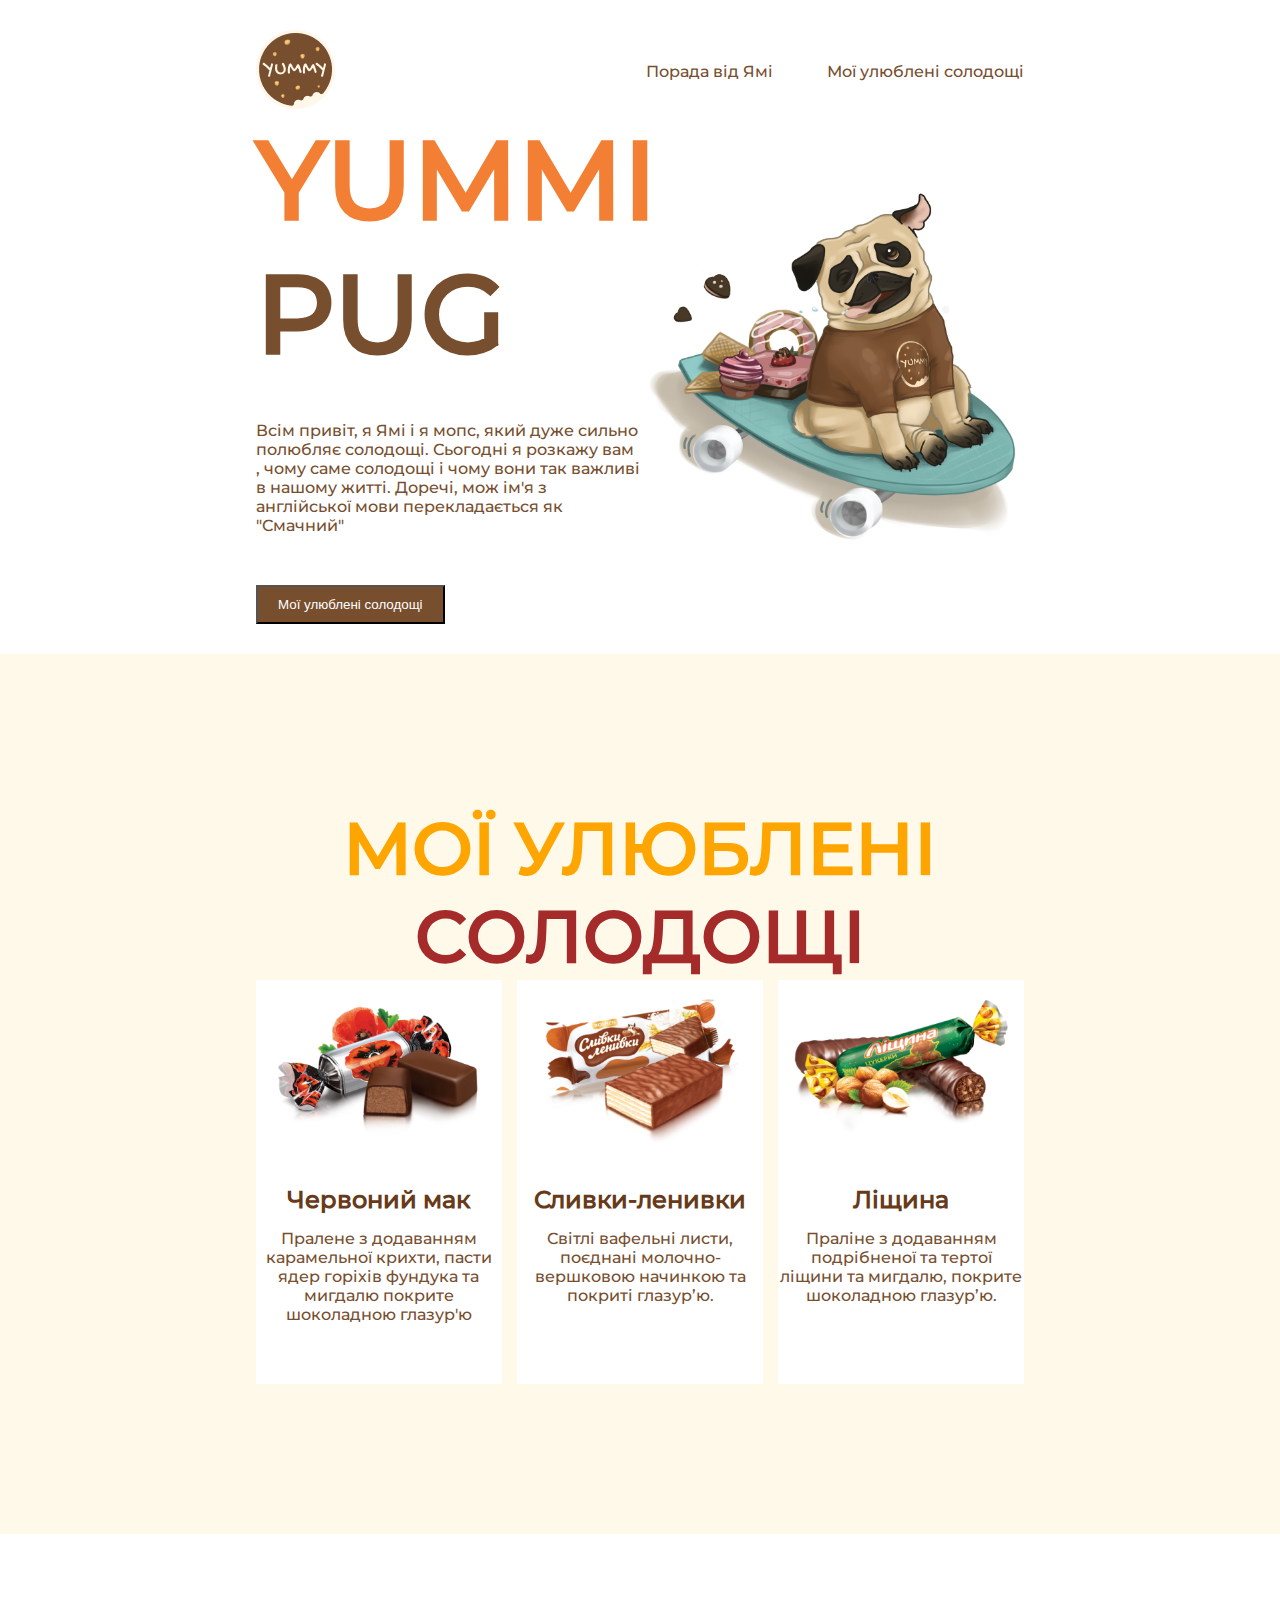
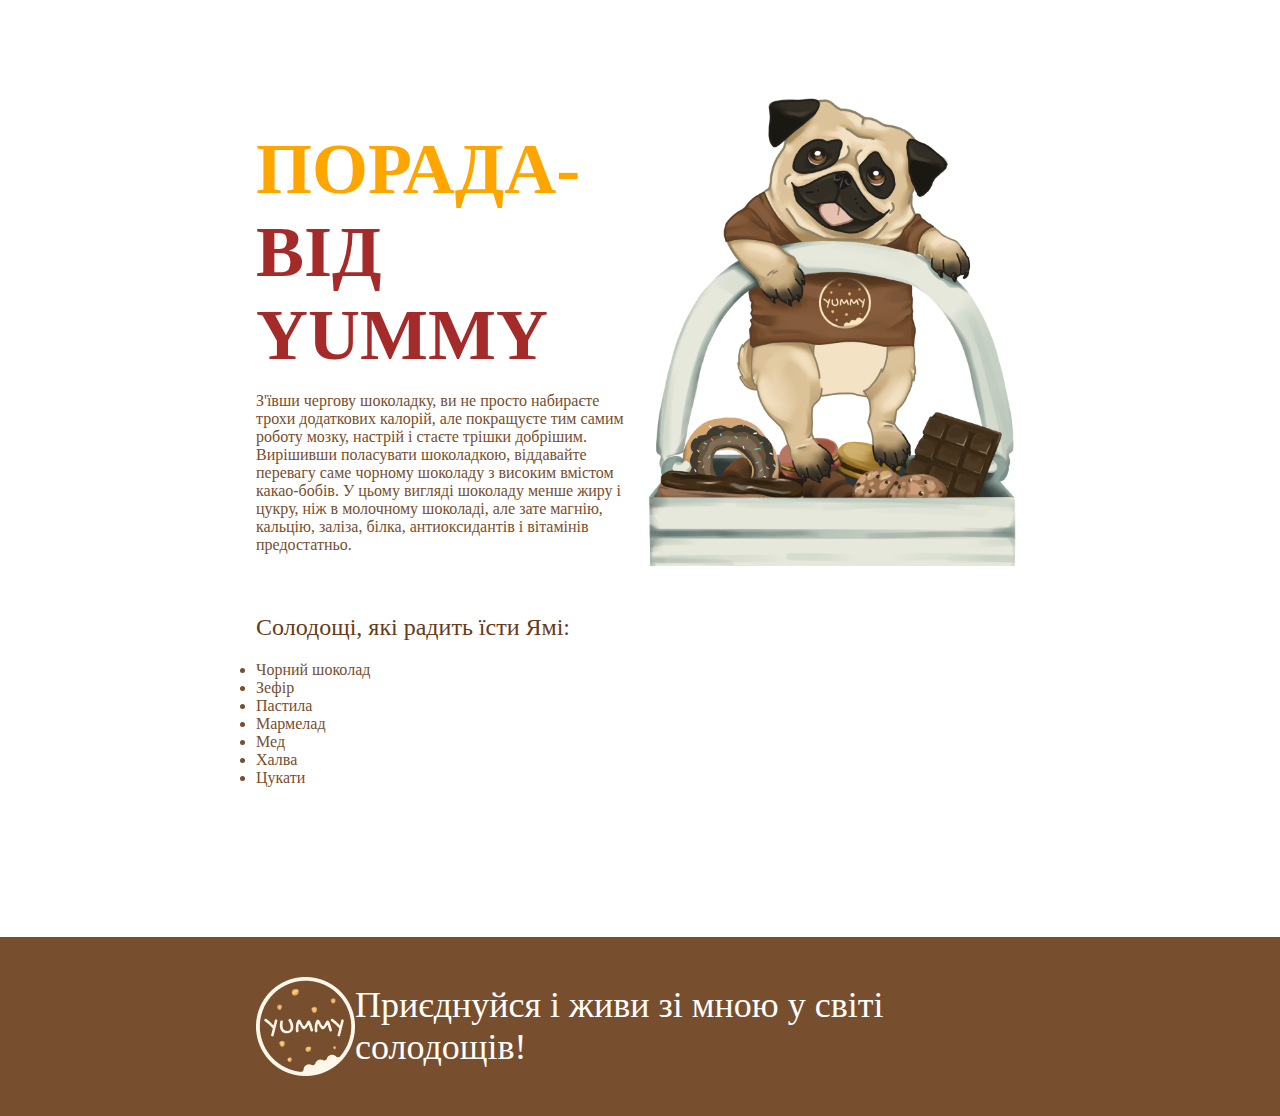
<file: Practice1/index.html>
<!DOCTYPE html>
<html lang="en">
<head>
    <meta charset="UTF-8">
    <meta name="viewport" content="width=device-width, initial-scale=1.0">
    <link rel="stylesheet" href="./css/main.css">
    <title>Document</title>
</head>
<body>
<div class="wrapper">
    <section class="header">
        <div class="header_container">
            <div class="header_top">
                <div class="img_wrapper">
                    <img src="img/LogoYummy.png" alt="logo">
                </div>
                <nav class="header_navigation">
                    <a href="#">Порада від Ямі</a>
                    <a href="#">Мої улюблені солодощі</a>
                </nav>
            </div>
            <div class="header_info">
                <div class="header_invitation">
                    <h2>yummi</h2>
                    <h3>pug</h3>
                    <p>Всім привіт, я Ямі і я мопс, який дуже сильно полюбляє солодощі. Сьогодні я розкажу вам , чому
                        саме солодощі і чому вони так важливі в нашому житті. Доречі, мож ім'я з англійської мови
                        перекладається як "Смачний"</p>
                    <button>Мої улюблені солодощі</button>
                </div>
                <div class="img_wrapper">
                    <img src="img/puppy.png" alt="mops">
                </div>
            </div>
        </div>
    </section>
    <section class="sweets">
        <div class="sweets_wrapper">
            <div class="sweets_header">
                <h2>мої улюблені <span>солодощі</span></h2>
            </div>
            <div class="sweets_products">
                <div class="sweets_product">
                    <img src="img/kandy1.png" alt="advice1">
                    <h3>Червоний мак</h3>
                    <p>Пралене з додаванням карамельної крихти, пасти ядер горіхів фундука та мигдалю покрите шоколадною
                        глазур'ю</p>
                </div>
                <div class="sweets_product">
                    <img src="img/kandy2.png" alt="advice1">
                    <h3>Сливки-ленивки</h3>
                    <p>Світлі вафельні листи, поєднані молочно-вершковою начинкою та покриті глазур’ю.</p>
                </div>
                <div class="sweets_product">
                    <img src="img/kandy3.png" alt="advice1">
                    <h3>Ліщина</h3>
                    <p>Праліне з додаванням подрібненої та тертої ліщини та мигдалю, покрите шоколадною глазур’ю.</p>
                </div>
            </div>
        </div>
    </section>
    <section class="advices">
        <div class="advices_wrapper">
            <div class="advices_info">
                <div class="advices_header">
                    <h2>порада-</h2>
                    <h3>від yummy</h3>
                    <p>З'ївши чергову шоколадку, ви не просто набираєте трохи додаткових калорій, але покращуєте тим
                        самим роботу мозку, настрій і стаєте трішки добрішим. Вирішивши поласувати шоколадкою,
                        віддавайте перевагу саме чорному шоколаду з високим вмістом какао-бобів. У цьому вигляді
                        шоколаду менше жиру і цукру, ніж в молочному шоколаді, але зате магнію, кальцію, заліза, білка,
                        антиоксидантів і вітамінів предостатньо.</p>
                </div>
                <div class="advices_list">
                    <p>
                        Солодощі, які радить їсти Ямі:
                    </p>
                    <ul>
                        <li>Чорний шоколад</li>
                        <li>Зефір</li>
                        <li>Пастила</li>
                        <li>Мармелад</li>
                        <li>Мед</li>
                        <li>Халва</li>
                        <li>Цукати</li>
                    </ul>
                </div>
            </div>
            <div class="img_wrapper">
                <img src="img/puppy2.png" alt="puppy">
            </div>
        </div>
    </section>
    <footer>
        <div class="footer_wrapper">
            <img src="img/LogoYummyBottom.png" alt="logo">
            <p>Приєднуйся і живи зі мною у світі солодощів!</p>
        </div>
    </footer>
</div>
</body>
</html>
</file>
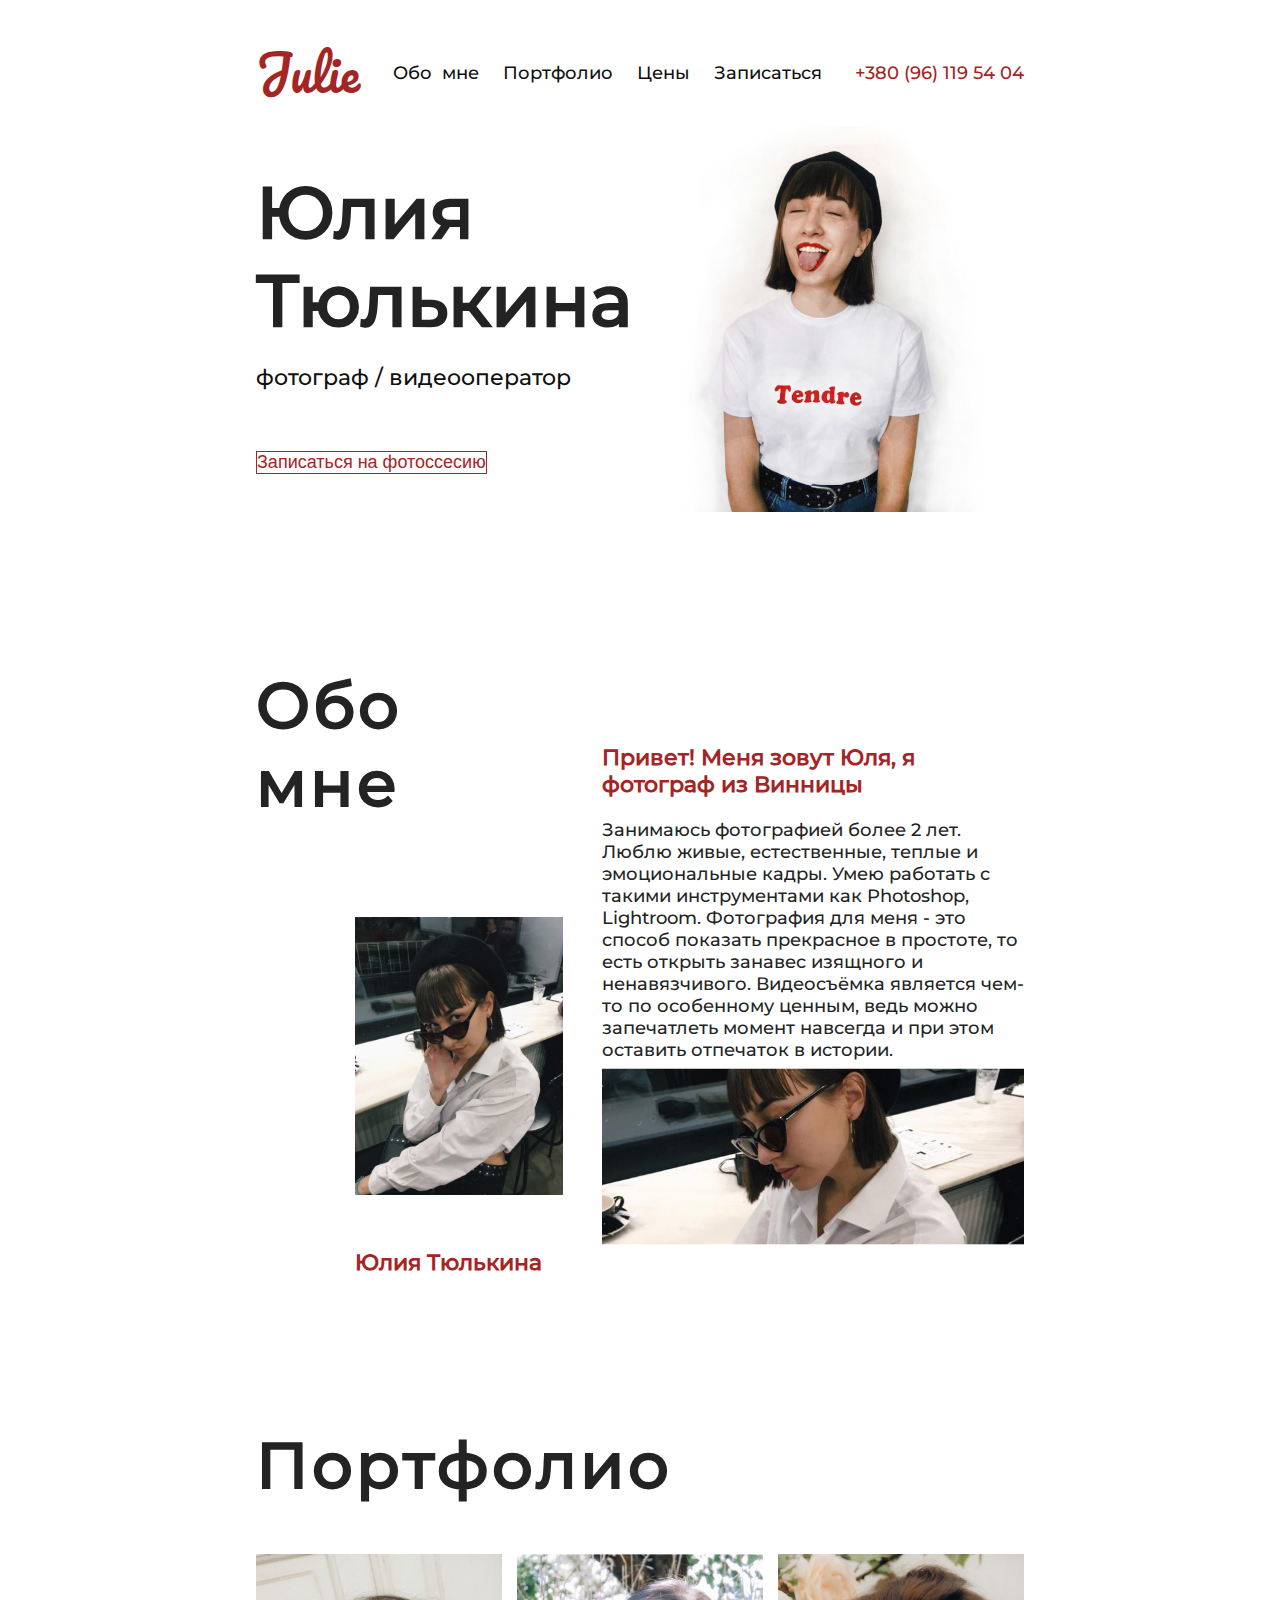
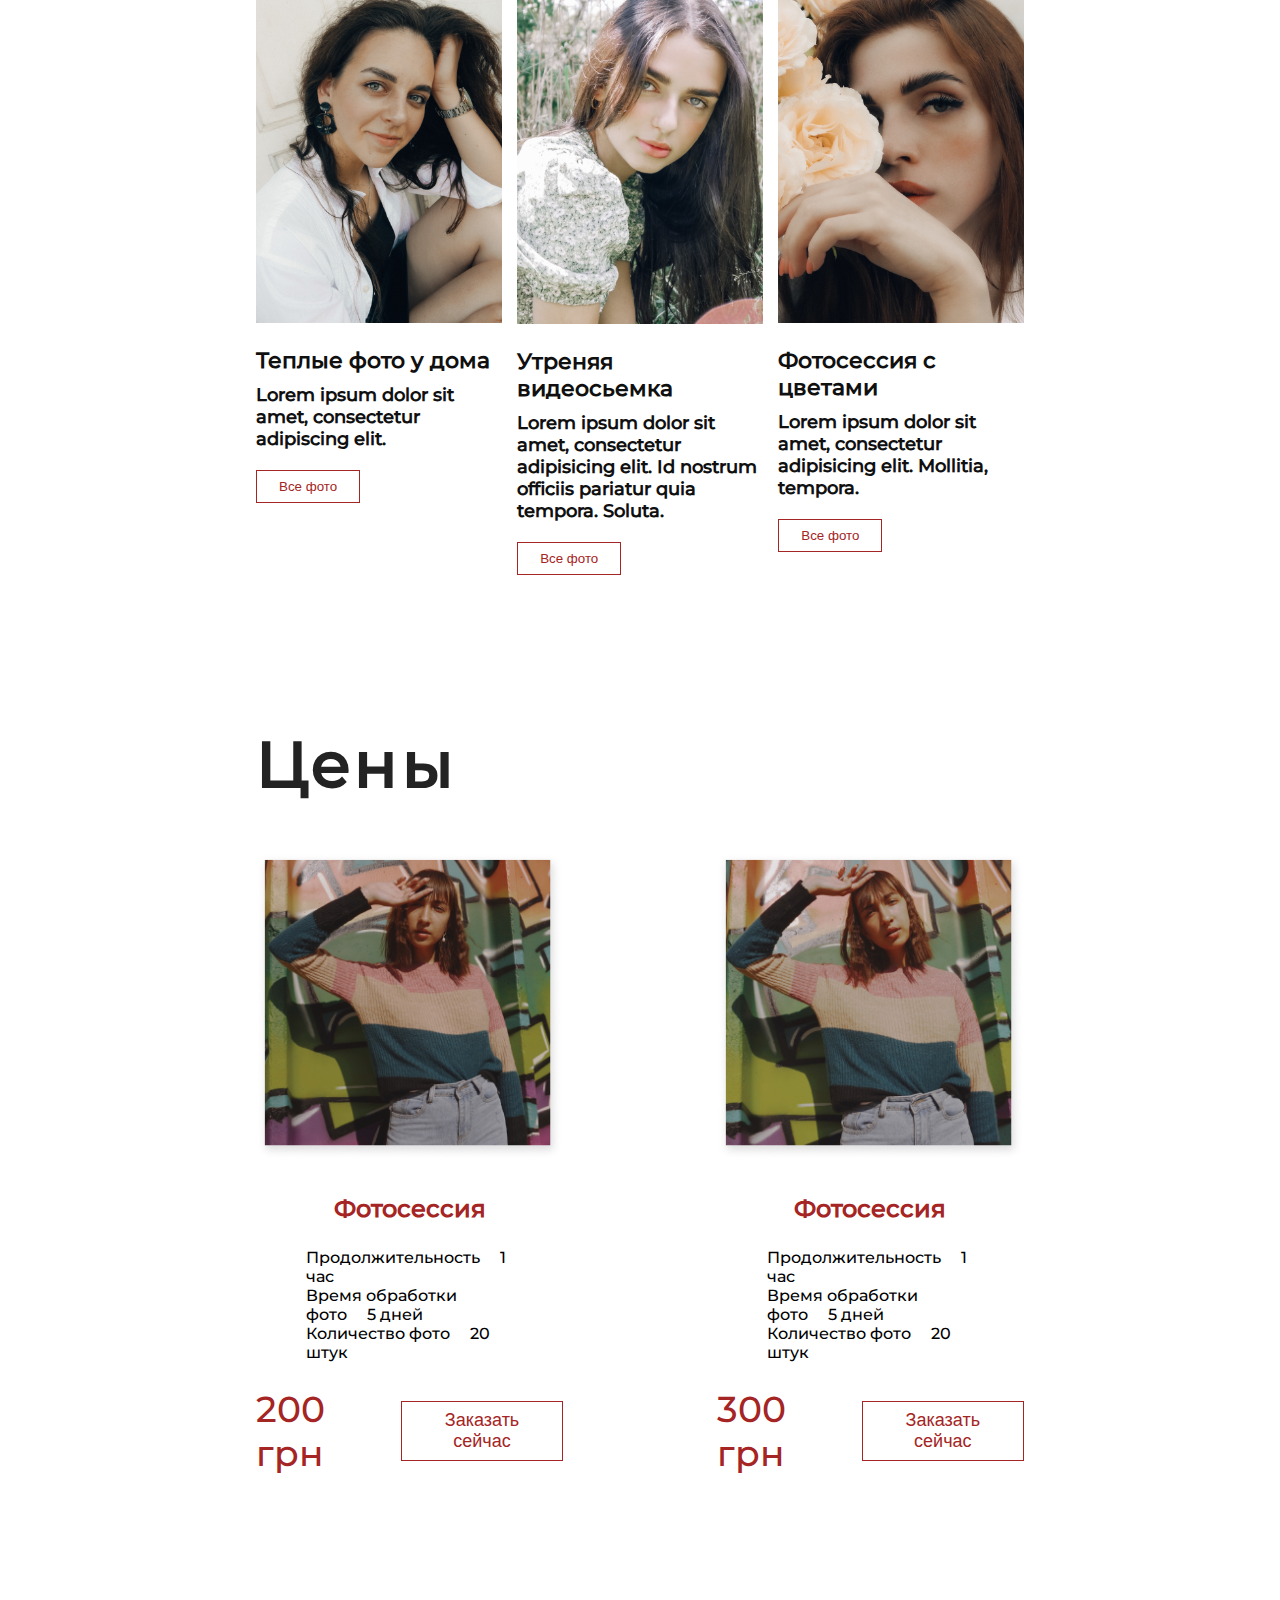
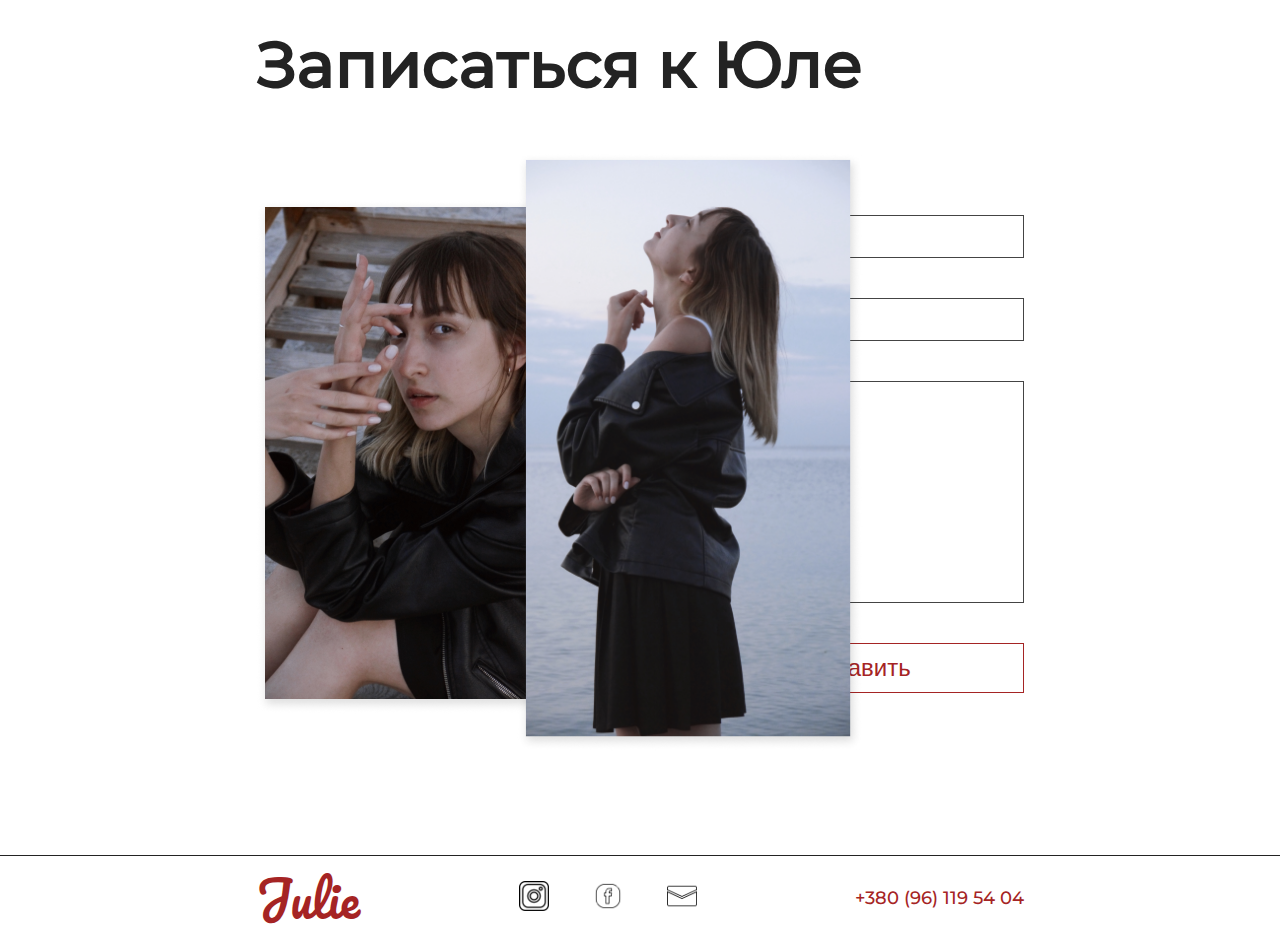
<file: Practice2/index.html>
<!DOCTYPE html>
<html lang="en">
<head>
    <meta charset="UTF-8">
    <meta name="viewport" content="width=device-width, initial-scale=1.0">
    <link rel="stylesheet" href="./css/main.css">
    <title>Document</title>
</head>
<body>
<div class="wrapper">
    <header>
        <p class="header_logo">
            Julie
        </p>
        <nav class="header_nav">
            <a href="#">Обо мне</a>
            <a href="#">Портфолио</a>
            <a href="#">Цены</a>
            <a href="#">Записаться</a>
        </nav>
        <a class="header_phone" href="tel:+380(96)119 54 04">+380 (96) 119 54 04</a>
    </header>
    <section class="representation">
        <div class="representation_info">
            <h1>Юлия Тюлькина</h1>
            <p>фотограф / видеооператор</p>
            <button>Записаться на фотоссесию
            </button>
        </div>
        <div class="img_wrapper">
            <img src="img/first_impression.png" alt="my photo">
        </div>
    </section>
    <section class="about">
        <div class="about_left">
            <h2>Обо мне</h2>
            <div class="about_left_me">
                <div class="img_wrapper">
                    <img src="img/about.png" alt="about me">
                </div>
                <h3>Юлия Тюлькина</h3>
            </div>
        </div>
        <div class="about_main">
            <h3>Привет! Меня зовут Юля, я фотограф из Винницы</h3>
            <p>Занимаюсь фотографией более 2 лет. Люблю живые, естественные, теплые и эмоциональные кадры. Умею
                работать с такими инструментами как Photoshop, Lightroom. Фотография для меня - это способ показать
                прекрасное в простоте, то есть открыть занавес изящного и ненавязчивого. Видеосъёмка является чем-то по
                особенному ценным, ведь можно запечатлеть момент навсегда и при этом оставить отпечаток в истории.</p>
            <div class="img_wrapper">
                <img src="img/mine_photo.png" alt="about me">
            </div>
        </div>
    </section>
    <section class="portfolio">
        <h2>
            Портфолио
        </h2>
        <div class="portfolio_content">
            <div class="portfolio_item">
                <div class="img_wrapper">
                    <img src="img/portfolio1.png" alt="portfolio">
                </div>
                <h3>Теплые фото у дома</h3>
                <h4>Lorem ipsum dolor sit amet, consectetur adipiscing elit.</h4>
                <button>Все фото</button>
            </div>
            <div class="portfolio_item">
                <div class="img_wrapper">
                    <img src="img/portfolio2.png" alt="portfolio">
                </div>
                <h3>Утреняя видеосьемка</h3>
                <h4>Lorem ipsum dolor sit amet, consectetur adipisicing elit. Id nostrum officiis pariatur quia tempora.
                    Soluta.</h4>
                <button>Все фото</button>
            </div>
            <div class="portfolio_item">
                <div class="img_wrapper">
                    <img src="img/portfolio3.png" alt="portfolio">
                </div>
                <h3>Фотосессия с цветами</h3>
                <h4>Lorem ipsum dolor sit amet, consectetur adipisicing elit. Mollitia, tempora.</h4>
                <button>Все фото</button>
            </div>
        </div>
    </section>
    <section class="prices">
        <h2>Цены</h2>
        <div class="prices_content">
            <div class="price_item">
                <div class="img_wrapper">
                    <img src="img/price_photo.png" alt="price">
                </div>
                <h3>Фотосессия</h3>
                <div class="price_details">
                    <p>Продолжительность<span>1 час</span></p>
                    <p>Время обработки фото<span>5 дней</span></p>
                    <p>Количество фото<span>20 штук</span></p>
                </div>
                <div class="price_order">
                    <p>200 грн</p>
                    <button>Заказать сейчас</button>
                </div>
            </div>
            <div class="price_item">
                <div class="img_wrapper">
                    <img src="img/price_video.png" alt="price">
                </div>
                <h3>Фотосессия</h3>
                    <div class="price_details">
                        <p>Продолжительность<span>1 час</span></p>
                        <p>Время обработки фото<span>5 дней</span></p>
                        <p>Количество фото<span>20 штук</span></p>
                    </div>
                    <div class="price_order">
                        <p>300 грн</p>
                        <button>Заказать сейчас</button>
                    </div>
            </div>
        </div>
    </section>
    <section class="appointments">
        <h1>Записаться к Юле</h1>
        <div class="appointment_data">
            <div class="appointment_photo">
                <img class="first_photo" src="img/contact1.png" alt="my photo">
                <img class="second_photo" src="img/contact2.png" alt="my photo">
            </div>
            <form action="" class="appointment">
                <input type="text" class="app_name" placeholder="Имя...">
                <input type="email" class="app_email" placeholder="E-mail...">
                <textarea name="" id="" class="app_message" cols="30" rows="10" placeholder="Сообщение..."></textarea>
                <input type="submit" class="app_submit" value="Отправить">
            </form>
        </div>
    </section>
</div>
<footer>
    <div class="footer_wrapper">
        <p class="footer_logo">
            Julie
        </p>
        <div class="socials">
            <img src="img/instagram.png" alt="instagram">
            <img src="img/facebook.png" alt="facebook">
            <img src="img/email.png" alt="email">
        </div>
        <a class="footer_phone" href="tel:+380(96)119 54 04">+380 (96) 119 54 04</a>
    </div>
</footer>
</body>
</html>
</file>
<file: Practice1/css/main.css>
*{
	margin: 0;
	padding: 0;
}
@font-face {
	font-family: 'Montserrat';
	src: url('../fonts/Montserrat-Medium.ttf');
}
.wrapper{
	margin: auto;
}
img {
	max-width:100%;
	max-height:100%;
}

.header .header_container{
	width: 60%;
	margin: 30px auto;
}
.header .header_container .header_top{
	display: flex;
	justify-content: space-between;
	align-items: center;
}
.header .header_container .header_top .header_navigation a{
	text-decoration: none;
	color: #774E2E;
	font-family: "Montserrat";
	font-size: 16px;
}
.header .header_container .header_top .header_navigation a:not(:last-child) {
	margin: 0 50px 0 0;
}
.header .header_container .header_info{
	display: flex;
	justify-content: space-between;
	align-items: center;
}
.header .header_container .header_info .header_invitation{
	font-family: "Montserrat";
	width: 50%;
}
.header .header_container .header_info .header_invitation h2{
	font-size: 110px;
	color: #F37F34;
	text-transform: uppercase;
}
.header .header_container .header_info .header_invitation h3{
	font-size: 110px;
	color: #774E2E;
	text-transform: uppercase;
}
.header .header_container .header_info .header_invitation p{
	font-size: 16px;
	color: #774E2E;
	margin: 40px 0 0 0;
}
.header .header_container .header_info .header_invitation button{
	background-color: #774E2E;
	color: white;
	margin: 50px 0 0 0;
	padding: 10px 20px;
}
.header .header_container .header_info .header_invitation .img_wrapper{
	width: 50%;
}
.sweets{
	font-family: "Montserrat";
	background-color: #FFF9EA;
	margin: auto;
	padding: 150px 0;
}
.sweets .sweets_wrapper{
	margin: auto;
	width: 60%;
}
.sweets .sweets_wrapper .sweets_header{
	text-align: center;
	display: flex;
}
.sweets .sweets_wrapper .sweets_header h2{
	font-size: 72px;
	color: orange;
	text-transform: uppercase;
}
.sweets .sweets_wrapper .sweets_header span{
	font-size: 72px;
	color: brown;
	text-transform: uppercase;
}
.sweets .sweets_wrapper .sweets_products{
	display: flex;
	justify-content: space-between;
	align-items: stretch;
}
.sweets .sweets_wrapper .sweets_products .sweets_product{
	width: 32%;
	background-color: white;
	text-align: center;
}
.sweets .sweets_wrapper .sweets_products .sweets_product h3{
	color: #673B19;
	font-size: 24px;
	margin-top: 36px;
}
.sweets .sweets_wrapper .sweets_products .sweets_product p {
	color: #774E2E;
	font-size: 16px;
	margin: 15px 0 60px 0;
}
.advices{
	margin: auto;
	padding: 150px 0;
}
.advices .advices_wrapper{
	margin: auto;
	width: 60%;
	display: flex;
}
.advices .advices_wrapper .advices_info{
	width:50%;
	margin: 44px 0 0 0;
}
.advices .advices_wrapper .advices_info .advices_header h2{
	font-size: 72px;
	color: orange;
	text-transform: uppercase;
}
.advices .advices_wrapper .advices_info .advices_header h3{
	font-size: 72px;
	color: brown;
	text-transform: uppercase;
}
.advices .advices_wrapper .advices_info .advices_header p{
	font-size: 16px;
	color: #774E2E;
	margin: 15px 0 0 0;
}
.advices .advices_wrapper .advices_info .advices_list{
	margin: 60px 0 0 0;
}
.advices .advices_wrapper .advices_info .advices_list p{
	margin: 0 0 20px 0;
	font-size: 24px;
	color: #673B19;
}
.advices .advices_wrapper .advices_info .advices_list ul{
	margin: 20px 0 0 0;
}
.advices .advices_wrapper .advices_info .advices_list li{
	font-size: 16px;
	color: #774E2E;
}
.advices .advices_wrapper .img_wrapper{
	width:50%;
}
footer {
	background-color: #774E2E;
}
footer .footer_wrapper{
	width: 60%;
	margin: auto;
	display: flex;
	justify-content: space-around;
	align-items: center;
}
footer .footer_wrapper img{
	padding: 40px 0;
}
footer .footer_wrapper p{
	font-size: 36px;
	color: white;
}
</file>
<file: Practice2/css/main.css>
*{
	margin: 0;
	padding: 0;
}
@font-face {
	font-family: 'Montserrat';
	src: url('../fonts/Montserrat-Medium.ttf');
}
@font-face {
	font-family: 'Practico';
	src: url('../fonts/Pacifico-Regular.ttf');
}
img {
	max-width:100%;
	max-height:100%;
}
.wrapper{
	width: 60%;
	margin: auto;
	font-family: Montserrat, serif;
}
.wrapper header{
	display: flex;
	justify-content: space-between;
	align-items: center;
	margin: 30px 0 11px 0;
}
.wrapper header .header_logo{
	font-family: Practico, serif;
	font-size: 48px;
	color: #A52424;
}
.wrapper header .header_nav{
}
.wrapper header .header_nav a{
	font-size: 18px;
	color: #101010;
	text-decoration: none;
	word-spacing: 5px;
}
.wrapper header .header_nav a:not(:last-child){
	margin: 0 20px 0 0;
}
.wrapper header .header_phone{
	font-size: 18px;
	color: #A52424;
	text-decoration: none;
}

.wrapper .representation{
	display: flex;
	justify-content: space-between;
	align-items: center;
}
.wrapper .representation .representation_info{
	width: 50%;
}
.wrapper .representation .representation_info h1{
	font-size: 72px;
	color: #232323;
}
.wrapper .representation .representation_info p{
	font-size: 22px;
	color: #101010;
	margin: 20px 0 60px 0;
}
.wrapper .representation .representation_info button{
	font-size: 18px;
	color: #A52424;
	border: 1px solid #A52424;
	background-color: white;
}
.wrapper .representation .img_wrapper{
	width: 50%;
}
.wrapper .about{
	margin: 150px 0;
	display: flex;
	justify-content: space-between;
	align-items: flex-start;
}
.wrapper .about .about_left{
	width: 40%;
}
.wrapper .about .about_left h2{
	font-size: 64px;
	color: #232323;
	letter-spacing: 0.05em;
}
.wrapper .about .about_left .about_left_me{
	margin: 95px 0 0 99px;
}
.wrapper .about .about_left .about_left_me h3{
	font-size: 22px;
	color: #A52424;
	padding: 50px 0 0 0;
}
.wrapper .about .about_left .about_left_me .img_wrapper{
	width: 100%;
}
.wrapper .about .about_main{
	width: 55%;
	margin: 78px 0 0 0;
}
.wrapper .about .about_main h3{
	font-size: 22px;
	color: #A52424;
}
.wrapper .about .about_main p{
	font-size: 18px;
	color: #232323;
	padding: 21px 0 7px;
}
.wrapper .portfolio {
	margin:  150px 0 0 0;
}
.wrapper .portfolio h2{
	font-size: 64px;
	color: #232323;
	letter-spacing: 0.05em;
}
.wrapper .portfolio .portfolio_content {
	display: flex;
	justify-content: space-between;
	align-items: flex-start;
	margin: 50px 0 0 0;
}
.wrapper .portfolio .portfolio_content .portfolio_item{
	width: 32%;
}
.wrapper .portfolio .portfolio_content .portfolio_item .img_wrapper{
	width: 100%;
}
.wrapper .portfolio .portfolio_content .portfolio_item h3{
	font-size: 22px;
	color: #101010;
	margin: 20px 0 0 0;
}
.wrapper .portfolio .portfolio_content .portfolio_item h4{
	font-size: 18px;
	color: #101010;
	margin: 10px 0 0 0;
}
.wrapper .portfolio .portfolio_content .portfolio_item button{
	color: #A52424;
	background-color: white;
	border: 1px solid #A52424;
	padding: 8px 22px;
	margin: 20px 0 0 0;
}

.wrapper .prices{
	margin:  150px 0 0 0;
}
.wrapper .prices h2{
	font-size: 64px;
	color: #232323;
	letter-spacing: 0.05em;
}
.wrapper .prices .prices_content{
	display: flex;
	justify-content: space-between;
	align-items: flex-start;
	margin: 50px 0 0 0;
}
.wrapper .prices .prices_content .price_item{
	width:40%;
	display: flex;
	flex-direction: column;
	justify-content: space-between;
}
.wrapper .prices .prices_content .price_item .img_wrapper{
	margin: auto;
}
.wrapper .prices .prices_content .price_item h3{
	font-size: 24px;
	color: #A52424;
	margin: 30px auto 0 auto;
}
.wrapper .prices .prices_content .price_item .price_details{
	margin: 25px auto 0 auto;
	padding: 0 50px;
	display: flex;
	flex-direction: column;
	justify-content: space-between;
	align-items: stretch;
}
.wrapper .prices .prices_content .price_item .price_details span{
	padding: 0 0 0 20px;
}
.wrapper .prices .prices_content .price_item .price_order{
	margin: 25px auto 0 auto;
	display: flex;
	justify-content: space-between;
	align-items: center;
}
.wrapper .prices .prices_content .price_item .price_order p{
	padding: 0 20px 0 0;
	font-size: 36px;
	color: #A52424;
}
.wrapper .prices .prices_content .price_item .price_order button{
	font-size: 18px;
	color: #A52424;
	border: 1px solid #A52424;
	padding: 8px 22px;
	background-color: white;
}
.wrapper .appointments{
	margin: 150px 0 0 0;

}
.wrapper .appointments h1{
	font-size: 64px;
	color: #232323;
}
.wrapper .appointments .appointment_data{
	display: flex;
	justify-content: space-between;
	align-items: center;
	margin: 50px 0 0 0;
}
.wrapper .appointments .appointment_data .appointment_photo{
	width: 45%;
	position: relative;
}
.wrapper .appointments .appointment_data .appointment_photo .first_photo{
	position: absolute;
	left: 0;
	top: 47px;
}.wrapper .appointments .appointment_data .appointment_photo .second_photo{
	position: relative;
	left: 261px;
	top: 0;
}
.wrapper .appointments .appointment_data .appointment{
	width: 45%;
	display: flex;
	flex-direction: column;
	justify-content: space-between;
	align-items: flex-start;
}
.wrapper .appointments .appointment_data .appointment .app_name{
	width: 100%;
	border: 1px solid rgba(35, 35, 35, 0.85);
	background-color: white;
	padding: 10px 10px;
	font-size: 18px;
	box-sizing: border-box;
	color: rgba(35, 35, 35, 0.35);
}
.wrapper .appointments .appointment_data .appointment .app_email{
	width: 100%;
	border: 1px solid rgba(35, 35, 35, 0.85);
	background-color: white;
	padding: 10px 10px;
	font-size: 18px;
	color: rgba(35, 35, 35, 0.35);
	box-sizing: border-box;
	margin: 40px 0 0 0;
}
.wrapper .appointments .appointment_data .appointment .app_message{
	width: 100%;
	border: 1px solid rgba(35, 35, 35, 0.85);
	background-color: white;
	padding: 10px 10px;
	font-size: 18px;
	color: rgba(35, 35, 35, 0.35);
	margin: 40px 0 0 0;
	box-sizing: border-box;
	resize: none;
}
.wrapper .appointments .appointment_data .appointment .app_submit{
	width: 100%;
	border: 1px solid #A52424;
	background-color: white;
	padding: 10px 10px;
	font-size: 24px;
	color: #A52424;
	margin: 40px 0 0 0;
}
footer{
	margin: 100px 0 0 0;
	border-top: 1px solid #232323;
}
footer .footer_wrapper{
	width: 60%;
	margin: auto;
	font-family: Montserrat, serif;
	display: flex;
	justify-content: space-between;
	align-items: center;
	box-sizing: border-box;
}
footer .footer_wrapper .footer_logo{
	font-family: Practico, serif;
	font-size: 48px;
	color: #A52424;
}
footer .footer_wrapper .footer_phone{
	font-size: 18px;
	color: #A52424;
	text-decoration: none;
}

footer .footer_wrapper .socials img{
	width: 30px;
	height: 30px;
	padding: 0 20px;
}
</file>
